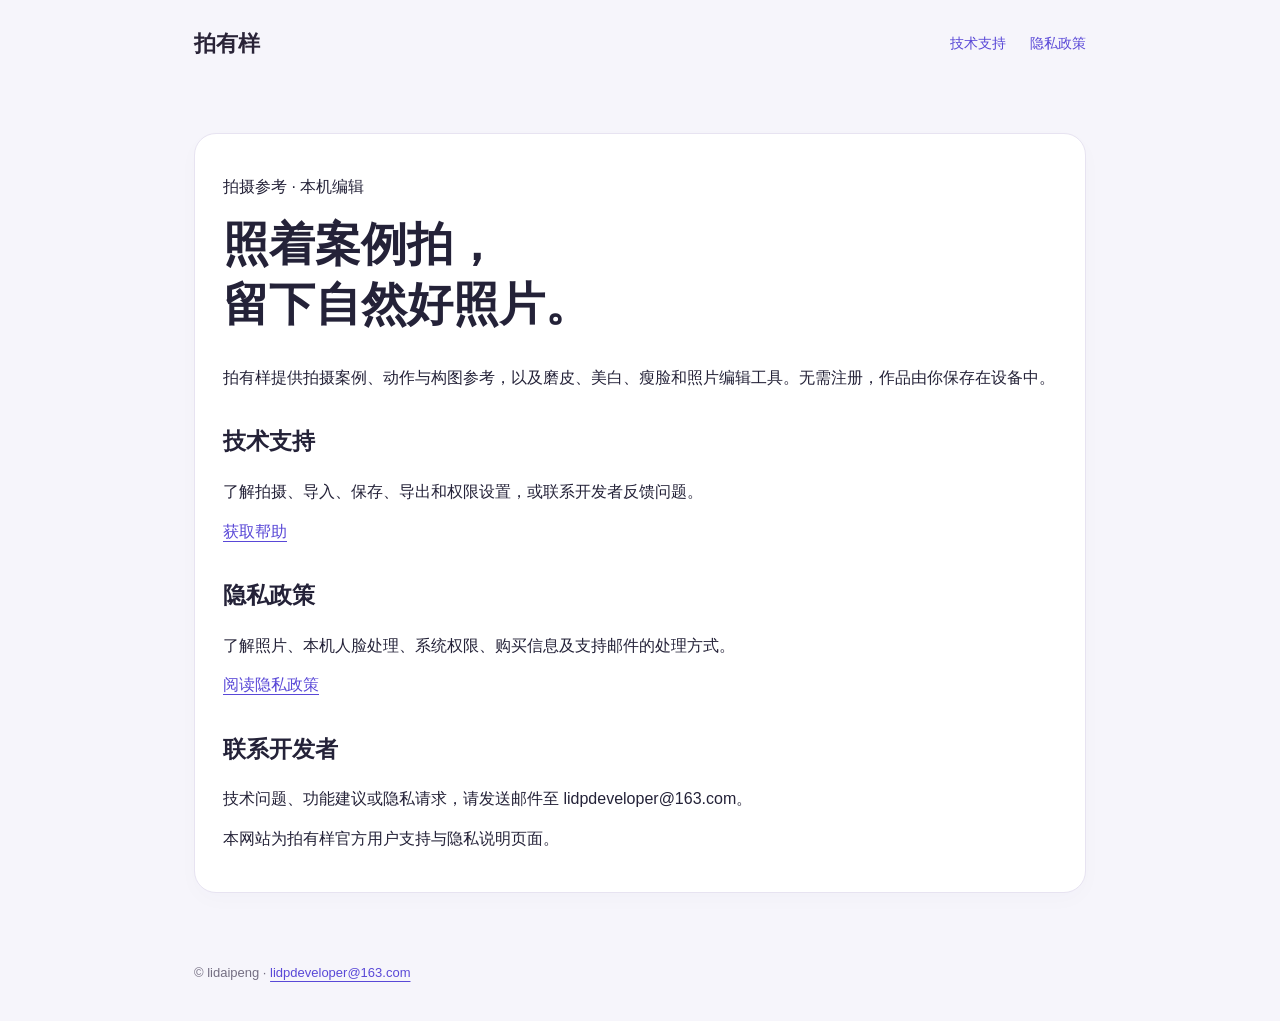
<file: index.html>
<!doctype html><html lang="zh-CN"><head><meta charset="utf-8"><meta name="viewport" content="width=device-width,initial-scale=1"><title>用户支持 · 拍有样</title><style>*{box-sizing:border-box}body{margin:0;background:#f6f5fb;color:#242238;font-family:-apple-system,BlinkMacSystemFont,"Segoe UI","PingFang SC",sans-serif;line-height:1.85}a{color:#5948d7;text-underline-offset:4px}header,main,footer{max-width:940px;margin:auto;padding:24px}header{display:flex;justify-content:space-between;align-items:center;gap:20px}header a{text-decoration:none}header strong{font-size:22px;color:#292337}nav{display:flex;gap:24px;font-size:14px}.hero{padding:42px 0 24px}.tag{color:#6755d5;font-size:13px;letter-spacing:2px;font-weight:600}h1{font-size:clamp(30px,6vw,46px);line-height:1.3;margin:14px 0}h2{font-size:23px;margin:0 0 14px}h3{font-size:17px;margin:22px 0 6px}p{margin:10px 0}.lead{color:#666078;font-size:17px}.card{background:white;border:1px solid #e7e3f1;border-radius:22px;padding:28px;margin:20px 0;box-shadow:0 7px 22px #3e286205}.grid{display:grid;grid-template-columns:1fr 1fr;gap:20px}.grid .card{margin:0}.pill{display:inline-block;background:#6150dc;color:white;border-radius:12px;padding:12px 20px;text-decoration:none;font-weight:600}.muted,footer{color:#746e82;font-size:13px}ul,ol{padding-left:24px}li{margin:7px 0}.note{background:#f2effc;border-radius:12px;padding:14px 18px}details{border-top:1px solid #eeeaf5;padding:16px 0}summary{cursor:pointer;font-weight:600}details p{color:#625b72}footer{padding-bottom:36px}table{width:100%;border-collapse:collapse;font-size:14px}td,th{text-align:left;border-bottom:1px solid #ece8f4;padding:12px 8px;vertical-align:top}@media(max-width:600px){header,main,footer{padding:18px}.grid{grid-template-columns:1fr}.card{padding:22px}nav{gap:12px}.hero{padding-top:24px}}
article h2{margin-top:28px}article h1{margin-bottom:28px}
</style></head><body><header><a href="index.html"><strong>拍有样</strong></a><nav aria-label="主导航"><a href="support.html">技术支持</a><a href="privacy.html">隐私政策</a></nav></header><main><article class="card">


<p>拍摄参考 · 本机编辑</p>
<h1><b>照着案例拍，<br>
留下自然好照片。</b></h1>
<p>拍有样提供拍摄案例、动作与构图参考，以及磨皮、美白、瘦脸和照片编辑工具。无需注册，作品由你保存在设备中。</p>
<h2><b>技术支持</b></h2>
<p>了解拍摄、导入、保存、导出和权限设置，或联系开发者反馈问题。</p>
<p><a href="support.html">获取帮助</a></p>
<h2><b>隐私政策</b></h2>
<p>了解照片、本机人脸处理、系统权限、购买信息及支持邮件的处理方式。</p>
<p><a href="privacy.html">阅读隐私政策</a></p>
<h2><b>联系开发者</b></h2>
<p>技术问题、功能建议或隐私请求，请发送邮件至 lidpdeveloper@163.com。</p>
<p>本网站为拍有样官方用户支持与隐私说明页面。</p>

</article></main><footer>© lidaipeng · <a href="mailto:lidpdeveloper@163.com">lidpdeveloper@163.com</a></footer></body></html>
</file>
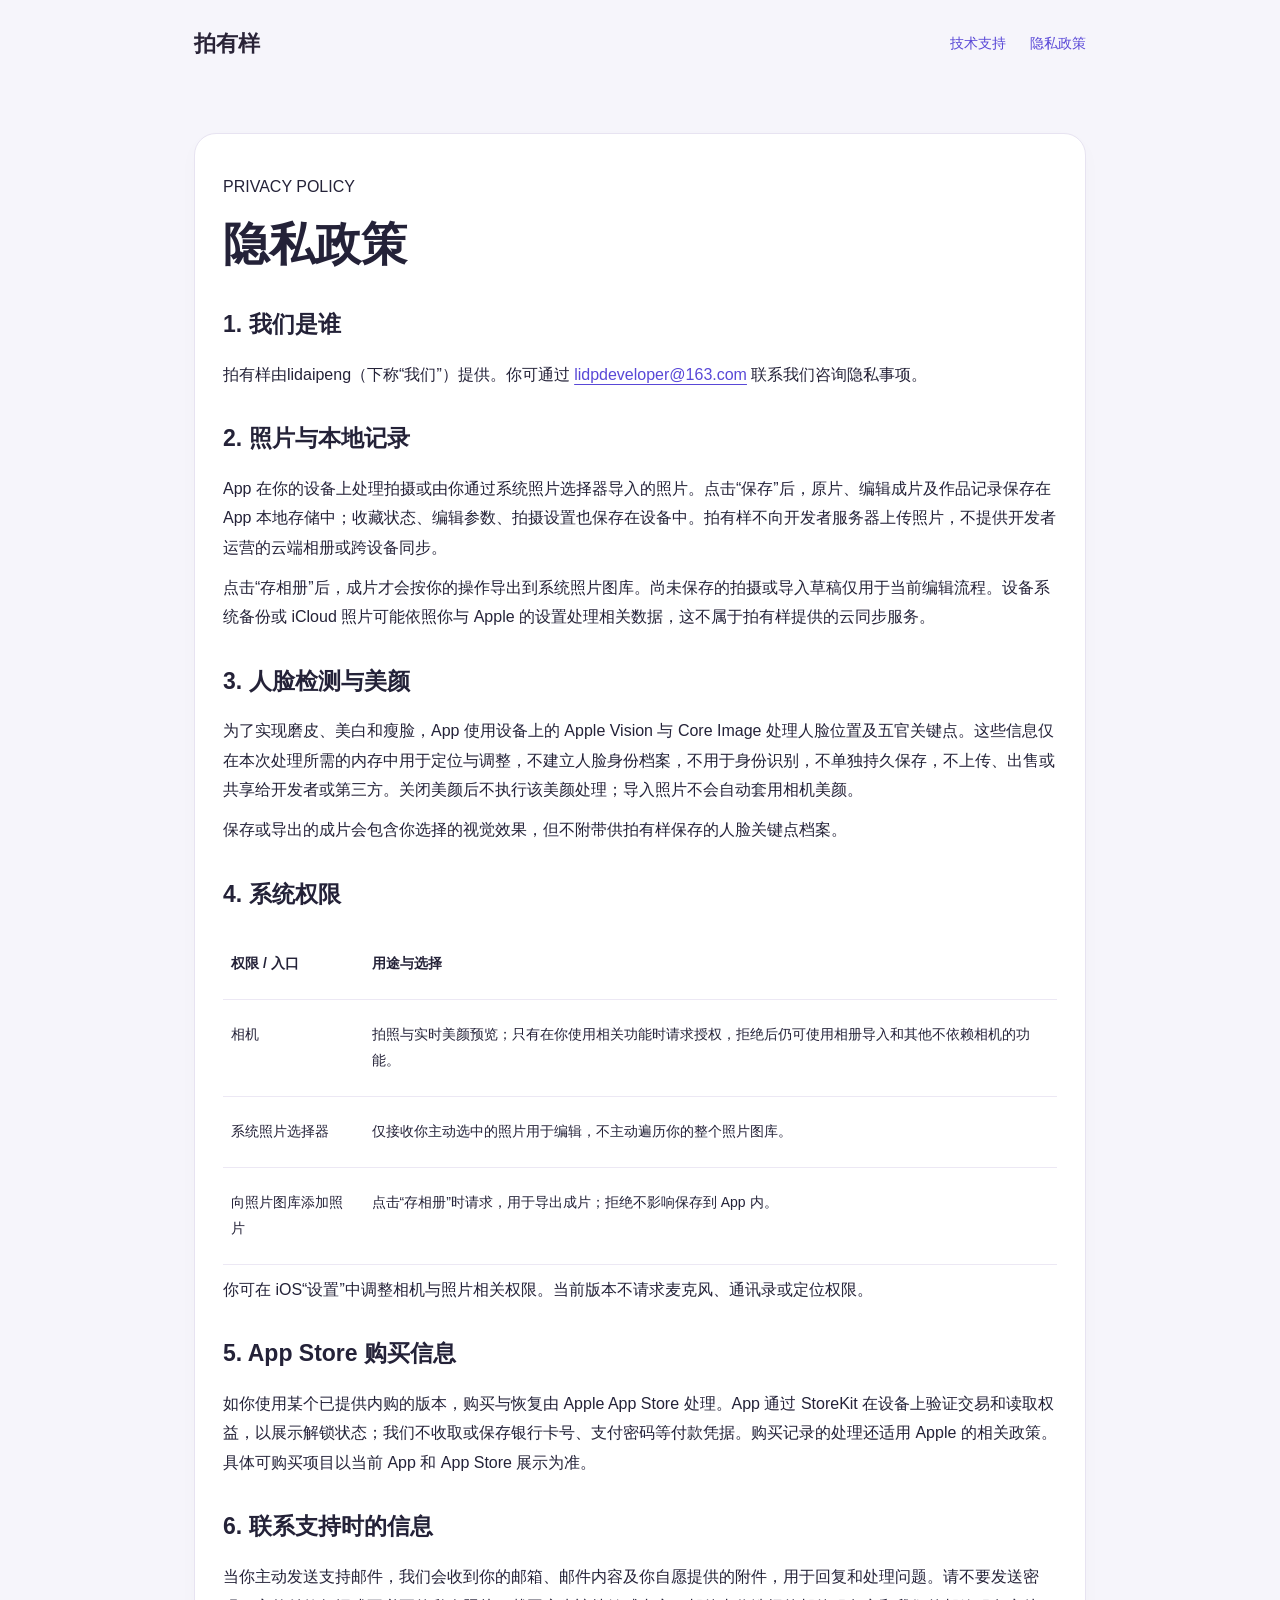
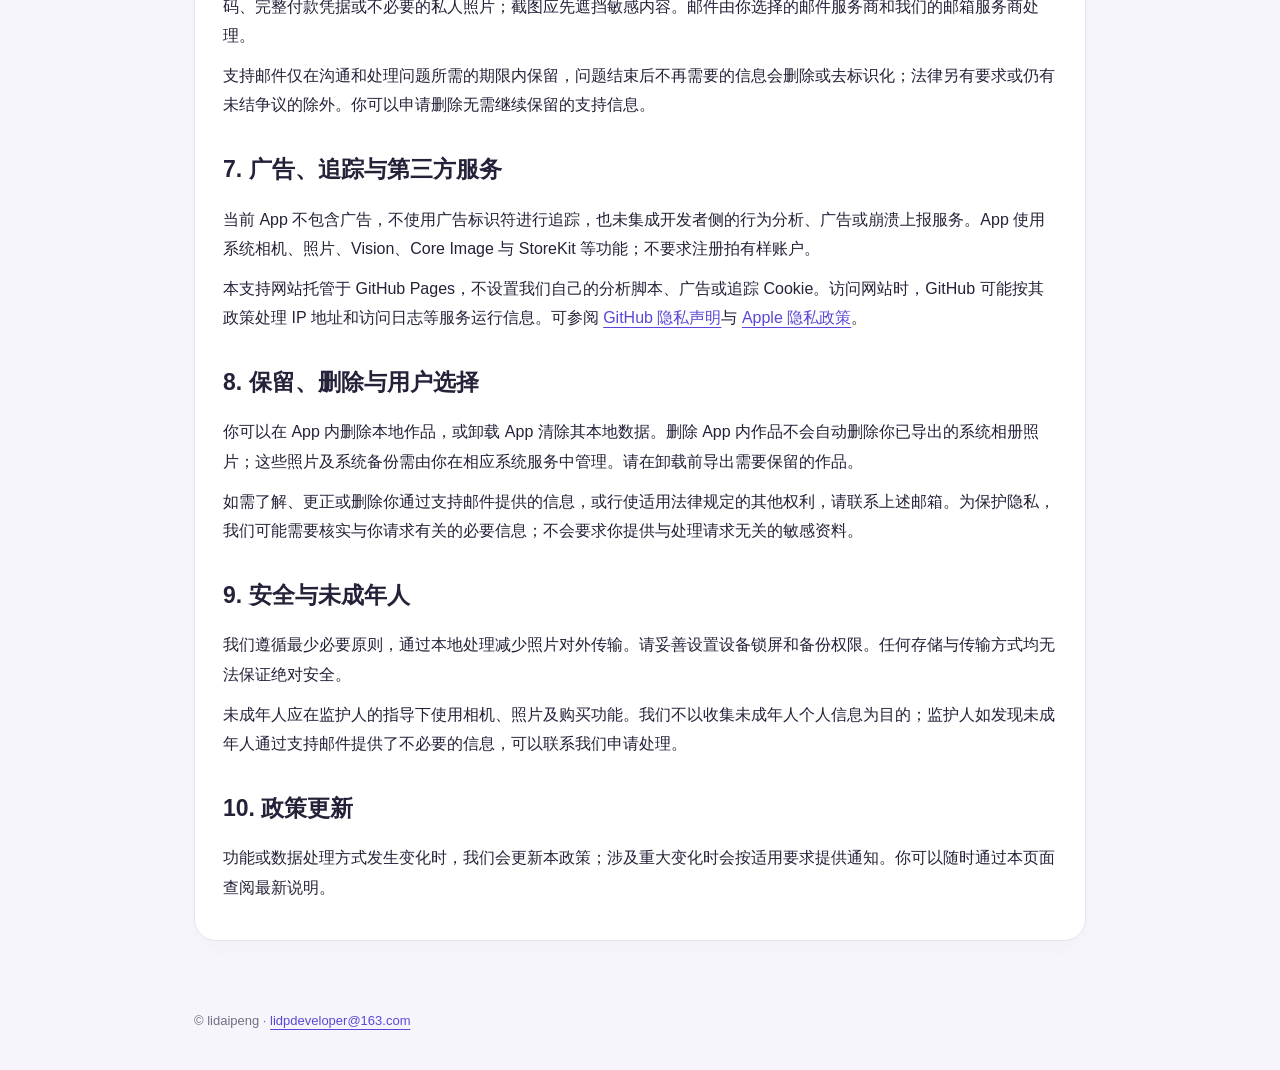
<file: privacy.html>
<!doctype html><html lang="zh-CN"><head><meta charset="utf-8"><meta name="viewport" content="width=device-width,initial-scale=1"><title>隐私政策 · 拍有样</title><style>*{box-sizing:border-box}body{margin:0;background:#f6f5fb;color:#242238;font-family:-apple-system,BlinkMacSystemFont,"Segoe UI","PingFang SC",sans-serif;line-height:1.85}a{color:#5948d7;text-underline-offset:4px}header,main,footer{max-width:940px;margin:auto;padding:24px}header{display:flex;justify-content:space-between;align-items:center;gap:20px}header a{text-decoration:none}header strong{font-size:22px;color:#292337}nav{display:flex;gap:24px;font-size:14px}.hero{padding:42px 0 24px}.tag{color:#6755d5;font-size:13px;letter-spacing:2px;font-weight:600}h1{font-size:clamp(30px,6vw,46px);line-height:1.3;margin:14px 0}h2{font-size:23px;margin:0 0 14px}h3{font-size:17px;margin:22px 0 6px}p{margin:10px 0}.lead{color:#666078;font-size:17px}.card{background:white;border:1px solid #e7e3f1;border-radius:22px;padding:28px;margin:20px 0;box-shadow:0 7px 22px #3e286205}.grid{display:grid;grid-template-columns:1fr 1fr;gap:20px}.grid .card{margin:0}.pill{display:inline-block;background:#6150dc;color:white;border-radius:12px;padding:12px 20px;text-decoration:none;font-weight:600}.muted,footer{color:#746e82;font-size:13px}ul,ol{padding-left:24px}li{margin:7px 0}.note{background:#f2effc;border-radius:12px;padding:14px 18px}details{border-top:1px solid #eeeaf5;padding:16px 0}summary{cursor:pointer;font-weight:600}details p{color:#625b72}footer{padding-bottom:36px}table{width:100%;border-collapse:collapse;font-size:14px}td,th{text-align:left;border-bottom:1px solid #ece8f4;padding:12px 8px;vertical-align:top}@media(max-width:600px){header,main,footer{padding:18px}.grid{grid-template-columns:1fr}.card{padding:22px}nav{gap:12px}.hero{padding-top:24px}}
article h2{margin-top:28px}article h1{margin-bottom:28px}
</style></head><body><header><a href="index.html"><strong>拍有样</strong></a><nav aria-label="主导航"><a href="support.html">技术支持</a><a href="privacy.html">隐私政策</a></nav></header><main><article class="card">


<p>PRIVACY POLICY</p>
<h1><b>隐私政策</b><b></b></h1>
<h2><b>1. 我们是谁</b></h2>
<p>拍有样由lidaipeng（下称“我们”）提供。你可通过 <a href="mailto:lidpdeveloper@163.com">lidpdeveloper@163.com</a> 联系我们咨询隐私事项。</p>
<h2><b>2. 照片与本地记录</b></h2>
<p>App 在你的设备上处理拍摄或由你通过系统照片选择器导入的照片。点击“保存”后，原片、编辑成片及作品记录保存在 App 本地存储中；收藏状态、编辑参数、拍摄设置也保存在设备中。拍有样不向开发者服务器上传照片，不提供开发者运营的云端相册或跨设备同步。</p>
<p>点击“存相册”后，成片才会按你的操作导出到系统照片图库。尚未保存的拍摄或导入草稿仅用于当前编辑流程。设备系统备份或 iCloud 照片可能依照你与 Apple 的设置处理相关数据，这不属于拍有样提供的云同步服务。</p>
<h2><b>3. 人脸检测与美颜</b></h2>
<p>为了实现磨皮、美白和瘦脸，App 使用设备上的 Apple Vision 与 Core Image 处理人脸位置及五官关键点。这些信息仅在本次处理所需的内存中用于定位与调整，不建立人脸身份档案，不用于身份识别，不单独持久保存，不上传、出售或共享给开发者或第三方。关闭美颜后不执行该美颜处理；导入照片不会自动套用相机美颜。</p>
<p>保存或导出的成片会包含你选择的视觉效果，但不附带供拍有样保存的人脸关键点档案。</p>
<h2><b>4. 系统权限</b></h2>
<table cellspacing="0" cellpadding="0">
  <tbody>
    <tr>
      <td valign="middle">
        <p><b>权限 / 入口</b></p>
      </td>
      <td valign="middle">
        <p><b>用途与选择</b></p>
      </td>
    </tr>
    <tr>
      <td valign="middle">
        <p>相机</p>
      </td>
      <td valign="middle">
        <p>拍照与实时美颜预览；只有在你使用相关功能时请求授权，拒绝后仍可使用相册导入和其他不依赖相机的功能。</p>
      </td>
    </tr>
    <tr>
      <td valign="middle">
        <p>系统照片选择器</p>
      </td>
      <td valign="middle">
        <p>仅接收你主动选中的照片用于编辑，不主动遍历你的整个照片图库。</p>
      </td>
    </tr>
    <tr>
      <td valign="middle">
        <p>向照片图库添加照片</p>
      </td>
      <td valign="middle">
        <p>点击“存相册”时请求，用于导出成片；拒绝不影响保存到 App 内。</p>
      </td>
    </tr>
  </tbody>
</table>
<p>你可在 iOS“设置”中调整相机与照片相关权限。当前版本不请求麦克风、通讯录或定位权限。</p>
<h2><b>5. App Store 购买信息</b></h2>
<p>如你使用某个已提供内购的版本，购买与恢复由 Apple App Store 处理。App 通过 StoreKit 在设备上验证交易和读取权益，以展示解锁状态；我们不收取或保存银行卡号、支付密码等付款凭据。购买记录的处理还适用 Apple 的相关政策。具体可购买项目以当前 App 和 App Store 展示为准。</p>
<h2><b>6. 联系支持时的信息</b></h2>
<p>当你主动发送支持邮件，我们会收到你的邮箱、邮件内容及你自愿提供的附件，用于回复和处理问题。请不要发送密码、完整付款凭据或不必要的私人照片；截图应先遮挡敏感内容。邮件由你选择的邮件服务商和我们的邮箱服务商处理。</p>
<p>支持邮件仅在沟通和处理问题所需的期限内保留，问题结束后不再需要的信息会删除或去标识化；法律另有要求或仍有未结争议的除外。你可以申请删除无需继续保留的支持信息。</p>
<h2><b>7. 广告、追踪与第三方服务</b></h2>
<p>当前 App 不包含广告，不使用广告标识符进行追踪，也未集成开发者侧的行为分析、广告或崩溃上报服务。App 使用系统相机、照片、Vision、Core Image 与 StoreKit 等功能；不要求注册拍有样账户。</p>
<p>本支持网站托管于 GitHub Pages，不设置我们自己的分析脚本、广告或追踪 Cookie。访问网站时，GitHub 可能按其政策处理 IP 地址和访问日志等服务运行信息。可参阅 <a href="https://docs.github.com/en/site-policy/privacy-policies/github-general-privacy-statement">GitHub 隐私声明</a>与 <a href="https://www.apple.com/legal/privacy/">Apple 隐私政策</a>。</p>
<h2><b>8. 保留、删除与用户选择</b></h2>
<p>你可以在 App 内删除本地作品，或卸载 App 清除其本地数据。删除 App 内作品不会自动删除你已导出的系统相册照片；这些照片及系统备份需由你在相应系统服务中管理。请在卸载前导出需要保留的作品。</p>
<p>如需了解、更正或删除你通过支持邮件提供的信息，或行使适用法律规定的其他权利，请联系上述邮箱。为保护隐私，我们可能需要核实与你请求有关的必要信息；不会要求你提供与处理请求无关的敏感资料。</p>
<h2><b>9. 安全与未成年人</b></h2>
<p>我们遵循最少必要原则，通过本地处理减少照片对外传输。请妥善设置设备锁屏和备份权限。任何存储与传输方式均无法保证绝对安全。</p>
<p>未成年人应在监护人的指导下使用相机、照片及购买功能。我们不以收集未成年人个人信息为目的；监护人如发现未成年人通过支持邮件提供了不必要的信息，可以联系我们申请处理。</p>
<h2><b>10. 政策更新</b></h2>
<p>功能或数据处理方式发生变化时，我们会更新本政策；涉及重大变化时会按适用要求提供通知。你可以随时通过本页面查阅最新说明。</p>

</article></main><footer>© lidaipeng · <a href="mailto:lidpdeveloper@163.com">lidpdeveloper@163.com</a></footer></body></html>
</file>
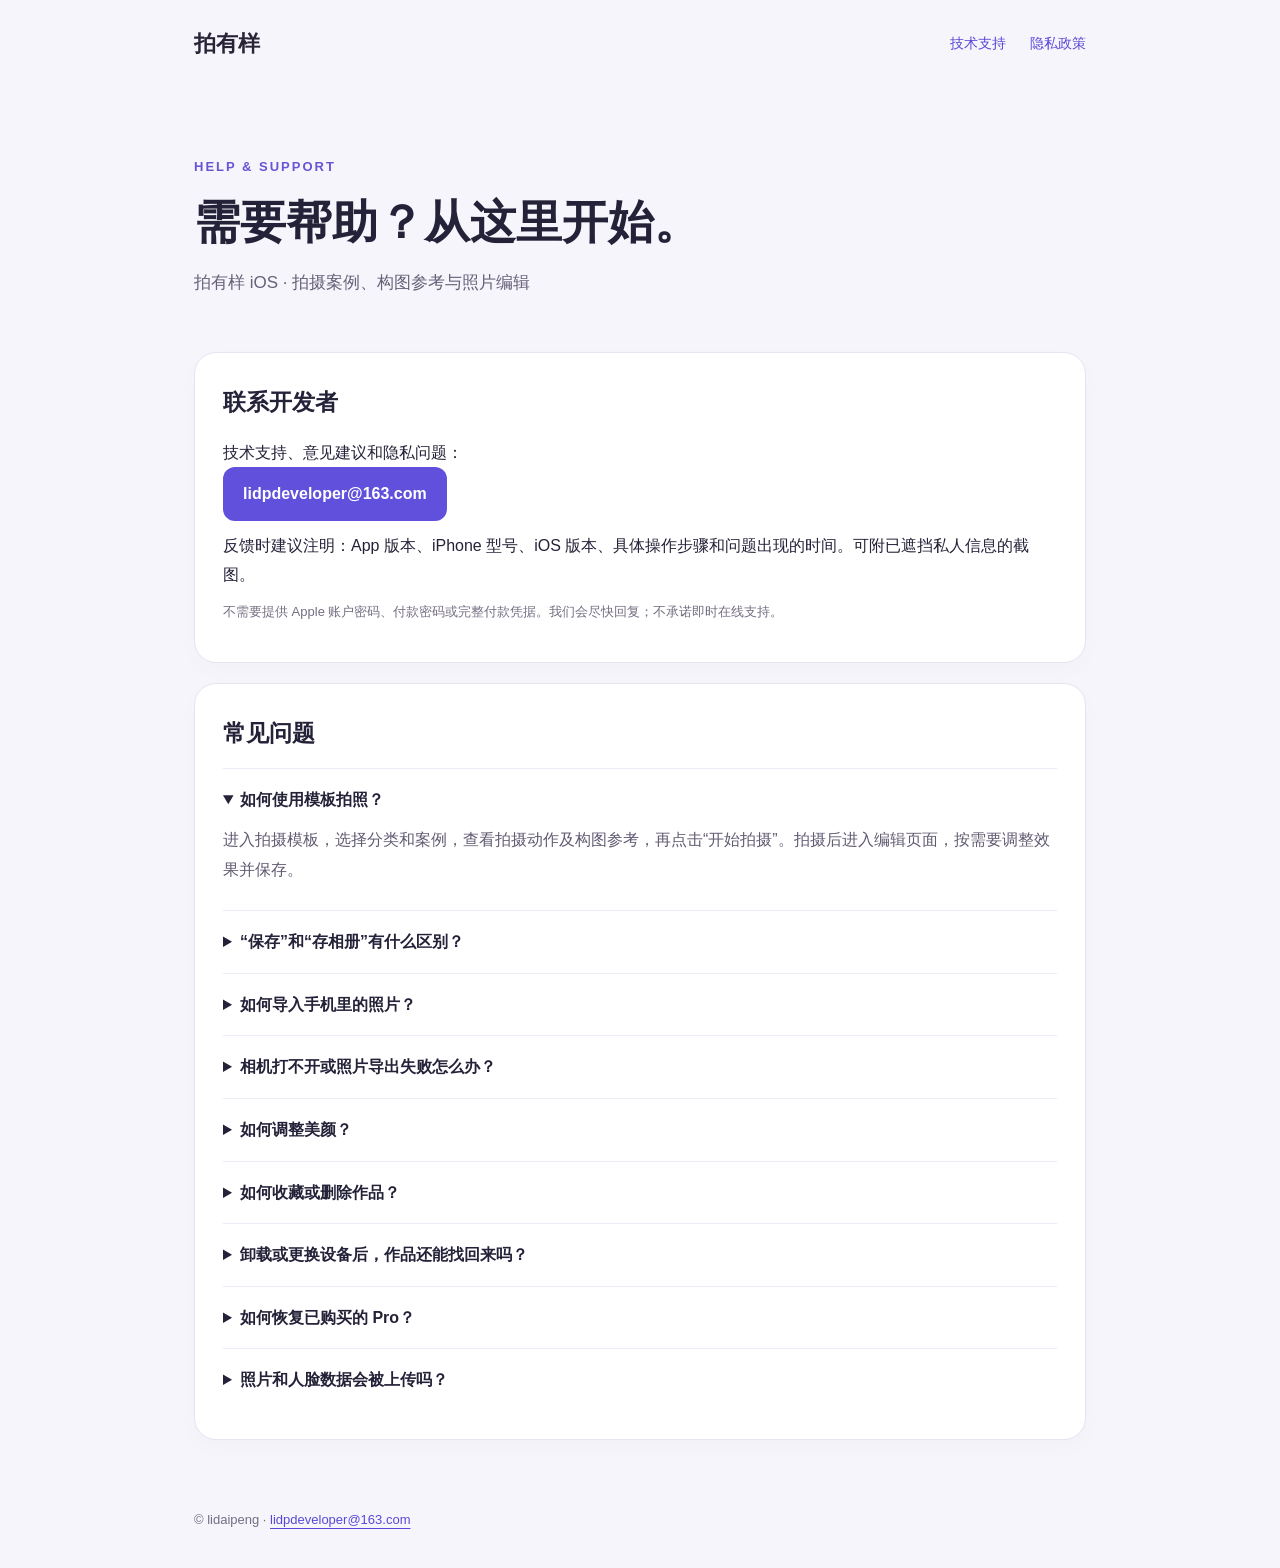
<file: support.html>
<!doctype html>
<html lang="zh-CN"><head><meta charset="utf-8"><meta name="viewport" content="width=device-width,initial-scale=1"><meta name="description" content="拍有样：案例参考、模板拍摄与本机照片编辑。查看隐私政策及技术支持。"><meta name="referrer" content="strict-origin-when-cross-origin"><title>技术支持 · 拍有样</title><style>*{box-sizing:border-box}body{margin:0;background:#f6f5fb;color:#242238;font-family:-apple-system,BlinkMacSystemFont,"Segoe UI","PingFang SC",sans-serif;line-height:1.85}a{color:#5948d7;text-underline-offset:4px}header,main,footer{max-width:940px;margin:auto;padding:24px}header{display:flex;justify-content:space-between;align-items:center;gap:20px}header a{text-decoration:none}header strong{font-size:22px;color:#292337}nav{display:flex;gap:24px;font-size:14px}.hero{padding:42px 0 24px}.tag{color:#6755d5;font-size:13px;letter-spacing:2px;font-weight:600}h1{font-size:clamp(30px,6vw,46px);line-height:1.3;margin:14px 0}h2{font-size:23px;margin:0 0 14px}h3{font-size:17px;margin:22px 0 6px}p{margin:10px 0}.lead{color:#666078;font-size:17px}.card{background:white;border:1px solid #e7e3f1;border-radius:22px;padding:28px;margin:20px 0;box-shadow:0 7px 22px #3e286205}.grid{display:grid;grid-template-columns:1fr 1fr;gap:20px}.grid .card{margin:0}.pill{display:inline-block;background:#6150dc;color:white;border-radius:12px;padding:12px 20px;text-decoration:none;font-weight:600}.muted,footer{color:#746e82;font-size:13px}ul,ol{padding-left:24px}li{margin:7px 0}.note{background:#f2effc;border-radius:12px;padding:14px 18px}details{border-top:1px solid #eeeaf5;padding:16px 0}summary{cursor:pointer;font-weight:600}details p{color:#625b72}footer{padding-bottom:36px}table{width:100%;border-collapse:collapse;font-size:14px}td,th{text-align:left;border-bottom:1px solid #ece8f4;padding:12px 8px;vertical-align:top}@media(max-width:600px){header,main,footer{padding:18px}.grid{grid-template-columns:1fr}.card{padding:22px}nav{gap:12px}.hero{padding-top:24px}}
article h2{margin-top:28px}article h1{margin-bottom:28px}
</style></head><body><header><a href="index.html"><strong>拍有样</strong></a><nav aria-label="主导航"><a href="support.html">技术支持</a><a href="privacy.html">隐私政策</a></nav></header><main><section class="hero"><div class="tag">HELP & SUPPORT</div><h1>需要帮助？从这里开始。</h1><p class="lead">拍有样 iOS · 拍摄案例、构图参考与照片编辑</p></section><section class="card"><h2>联系开发者</h2><p>技术支持、意见建议和隐私问题：<br><a class="pill" href="mailto:lidpdeveloper@163.com?subject=拍有样%20使用反馈">lidpdeveloper@163.com</a></p><p>反馈时建议注明：App 版本、iPhone 型号、iOS 版本、具体操作步骤和问题出现的时间。可附已遮挡私人信息的截图。</p><p class="muted">不需要提供 Apple 账户密码、付款密码或完整付款凭据。我们会尽快回复；不承诺即时在线支持。</p></section><section class="card"><h2>常见问题</h2><details open><summary>如何使用模板拍照？</summary><p>进入拍摄模板，选择分类和案例，查看拍摄动作及构图参考，再点击“开始拍摄”。拍摄后进入编辑页面，按需要调整效果并保存。</p></details><details><summary>“保存”和“存相册”有什么区别？</summary><p>编辑页“保存”将作品保存在 App 内；“存相册”将当前成片导出到 iPhone 系统照片图库，两者是独立操作。仅拍照或导入不会自动保存，离开未保存草稿前请确认是否需要保留。</p></details><details><summary>如何导入手机里的照片？</summary><p>在 App 相册页面点击“导入照片”，在系统照片选择器中选取一张照片，编辑后点击“保存”。App 仅接收你选中的照片。</p></details><details><summary>相机打不开或照片导出失败怎么办？</summary><p>前往 iOS“设置”找到拍有样，检查相机和照片相关授权。导出还需要足够的设备空间；导入 iCloud 照片时可能需要先由系统下载原图。如问题持续，请将提示内容和操作步骤发送到支持邮箱。</p></details><details><summary>如何调整美颜？</summary><p>在“我的”进入拍摄设置，再打开美颜设置，用前置实时预览分别调整磨皮、美白、瘦脸，或关闭美颜。强度会自动保存，实际效果受人脸角度与光线影响。</p></details><details><summary>如何收藏或删除作品？</summary><p>点击 App 相册缩略图上的心形按钮收藏，收藏分类可集中查看。进入作品编辑页可删除 App 内作品；该操作不会删除已经导出到系统照片图库的图片。</p></details><details><summary>卸载或更换设备后，作品还能找回来吗？</summary><p>拍有样当前不提供云端相册和跨设备同步。卸载前请使用“存相册”导出需要保留的照片。系统备份是否能恢复 App 数据取决于你的设备与 Apple 设置，我们无法从开发者服务器恢复照片。</p></details><details><summary>如何恢复已购买的 Pro？</summary><p>如你使用的版本提供 Pro 内购，请使用购买时的 Apple 账户，在“我的”或 Pro 页面点击“恢复购买”，并保持可连接 App Store。具体价格和可购买项目以当前版本展示为准；无购买项目的版本无需购买。退款事项可通过 Apple 的 <a href="https://reportaproblem.apple.com/">问题报告页面</a>申请。</p></details><details><summary>照片和人脸数据会被上传吗？</summary><p>拍摄、编辑与美颜在本机处理，不向开发者上传照片或人脸关键点。详细信息请阅读<a href="privacy.html">隐私政策</a>。</p></details></section></main><footer>© lidaipeng · <a href="mailto:lidpdeveloper@163.com">lidpdeveloper@163.com</a></footer></body></html>
</file>
